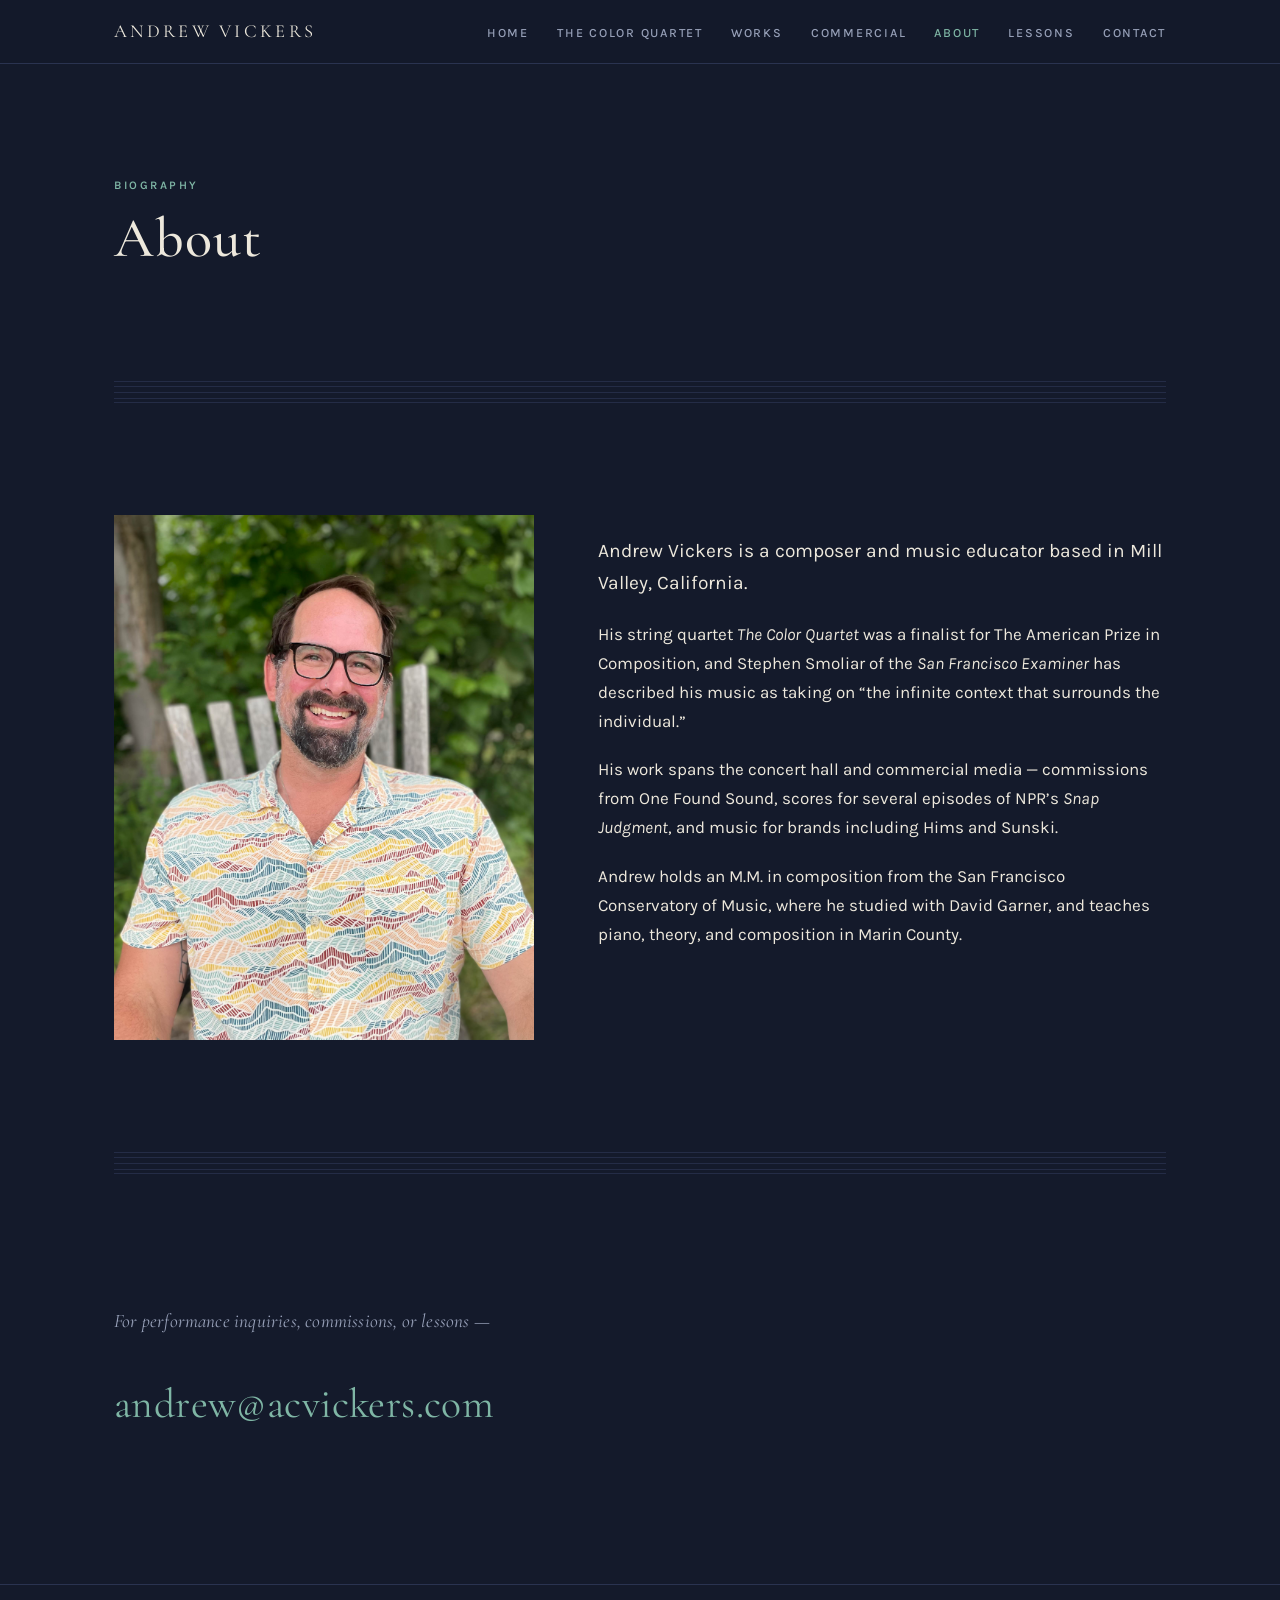
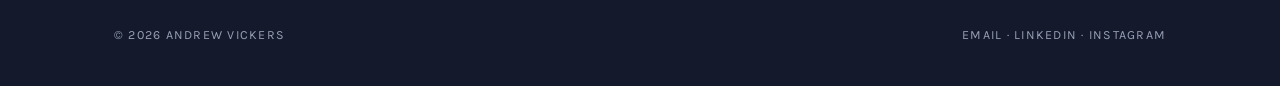
<file: about.html>
<!DOCTYPE html>
<html lang="en">
<head>
<meta charset="utf-8">
<meta name="viewport" content="width=device-width, initial-scale=1">
<title>About — Andrew Vickers, Composer</title>
<meta name="description" content="Biography of Andrew Vickers, composer and music educator based in Mill Valley, California.">
<meta property="og:title" content="About — Andrew Vickers">
<meta property="og:image" content="img/portrait.jpg">
<link rel="preconnect" href="https://fonts.googleapis.com">
<link rel="preconnect" href="https://fonts.gstatic.com" crossorigin>
<link href="https://fonts.googleapis.com/css2?family=Cormorant+Garamond:ital,wght@0,400;0,500;0,600;1,400&family=Karla:wght@400;500;600;700&display=swap" rel="stylesheet">
<link rel="stylesheet" href="styles.css">
</head>
<body>

<header class="site-header">
  <div class="wrap nav-inner">
    <a class="wordmark" href="index.html">Andrew Vickers</a>
    <nav aria-label="Main">
      <ul class="nav-links">
        <li><a href="index.html">Home</a></li>
        <li><a href="color-quartet.html">The Color Quartet</a></li>
        <li><a href="works.html">Works</a></li>
        <li><a href="commercial.html">Commercial</a></li>
        <li><a href="about.html" aria-current="page">About</a></li>
        <li><a href="lessons.html">Lessons</a></li>
        <li><a href="contact.html">Contact</a></li>
      </ul>
    </nav>
  </div>
</header>

<main>
  <section class="section">
    <div class="wrap">
      <p class="label">Biography</p>
      <h1 class="display-lg" style="margin-top:0.75rem;">About</h1>
    </div>
  </section>

  <div class="wrap"><div class="staff"></div></div>

  <section class="section">
    <div class="wrap split">
      <img class="portrait" src="img/portrait.jpg" alt="Portrait of Andrew Vickers">
      <div class="prose">
        <p class="lede">
          Andrew Vickers is a composer and music educator based in Mill Valley, California.
        </p>
        <p>
          His string quartet <em>The Color Quartet</em> was a finalist for The American Prize
          in Composition, and Stephen Smoliar of the <em>San Francisco Examiner</em> has
          described his music as taking on “the infinite context that surrounds the individual.”
        </p>
        <p>
          His work spans the concert hall and commercial media — commissions from
          One Found Sound, scores for several episodes of NPR’s <em>Snap Judgment</em>,
          and music for brands including Hims and Sunski.
        </p>
        <p>
          Andrew holds an M.M. in composition from the San Francisco Conservatory of Music,
          where he studied with David Garner, and teaches piano, theory, and composition
          in Marin County.
        </p>
      </div>
    </div>
  </section>

  <div class="wrap"><div class="staff"></div></div>

  <section class="section">
    <div class="wrap">
      <p class="tempo">For performance inquiries, commissions, or lessons —</p>
      <a class="contact-email" href="mailto:andrew@acvickers.com">andrew@acvickers.com</a>
    </div>
  </section>
</main>

<footer class="site-footer">
  <div class="wrap footer-inner">
    <span>© 2026 Andrew Vickers</span>
    <span>
      <a href="mailto:andrew@acvickers.com">Email</a> ·
      <a href="https://www.linkedin.com/" rel="noopener">LinkedIn</a> ·
      <a href="https://www.instagram.com/" rel="noopener">Instagram</a>
    </span>
  </div>
</footer>

</body>
</html>
</file>
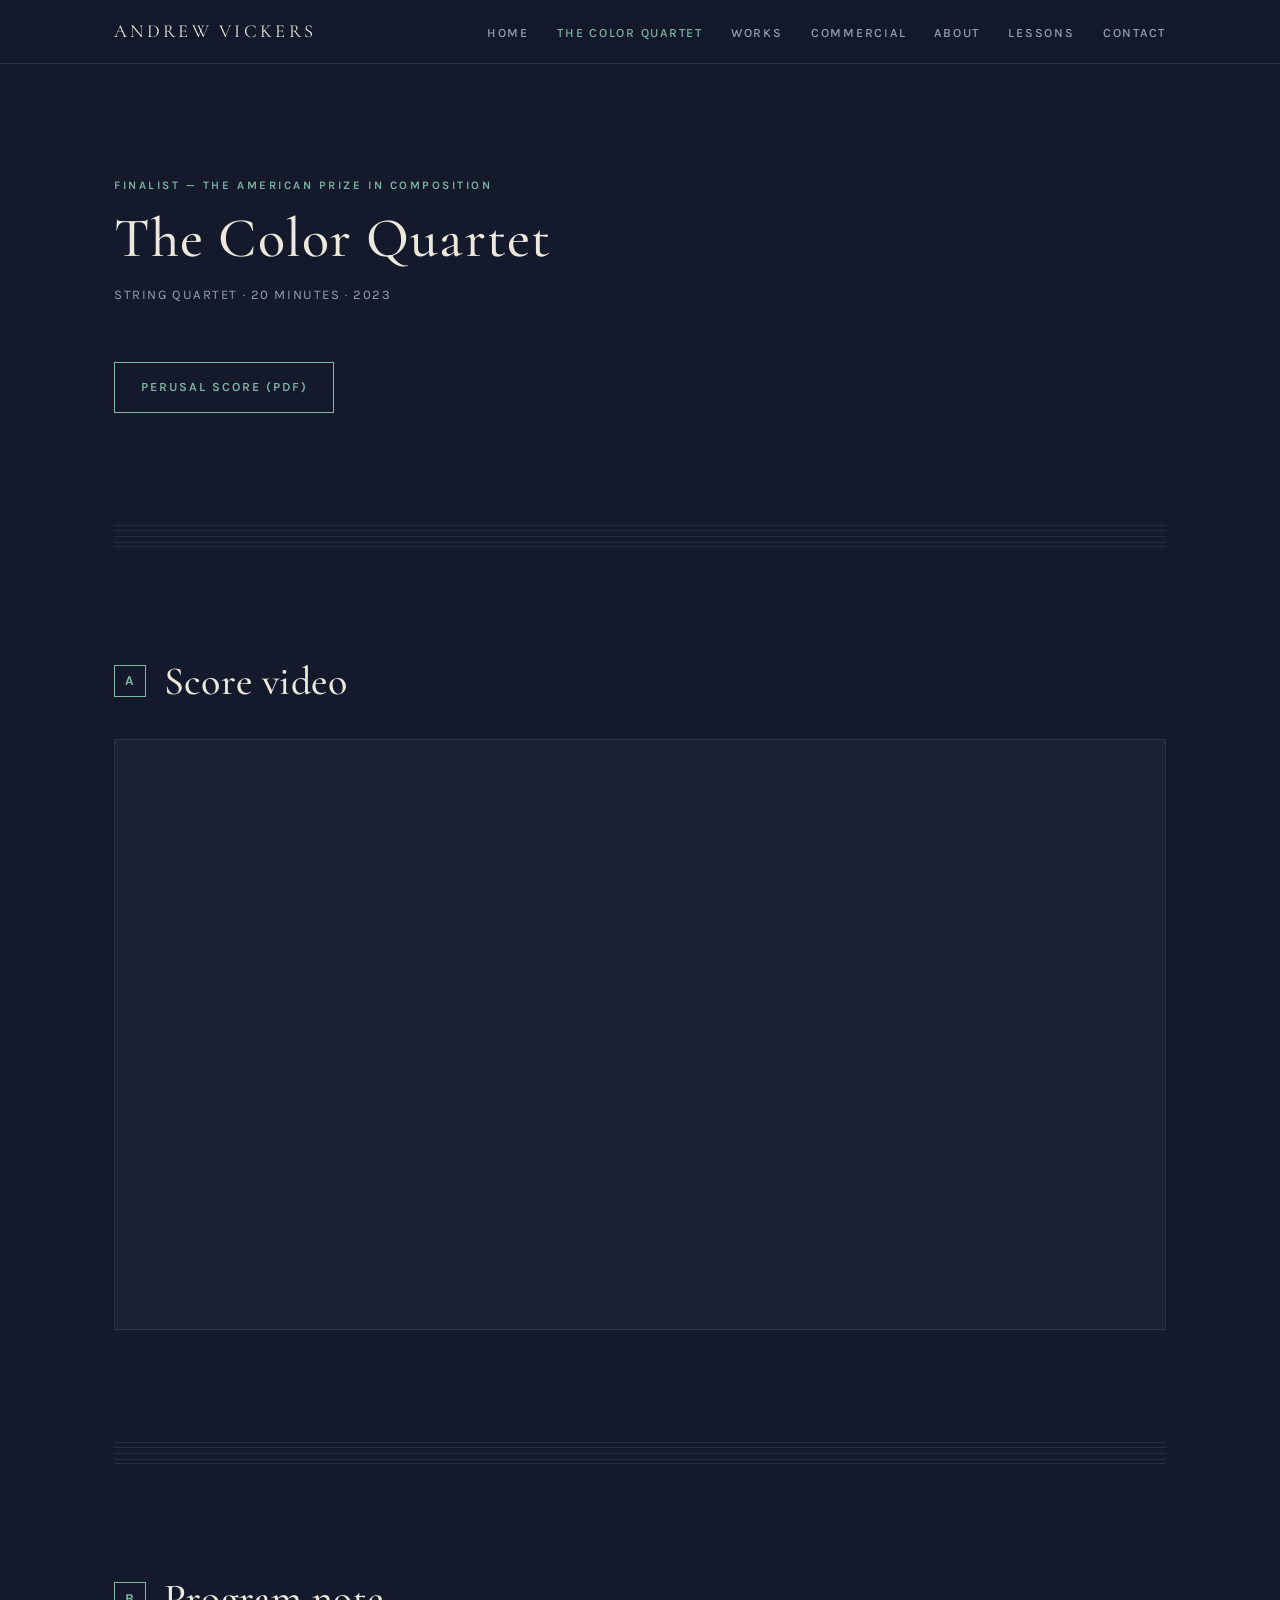
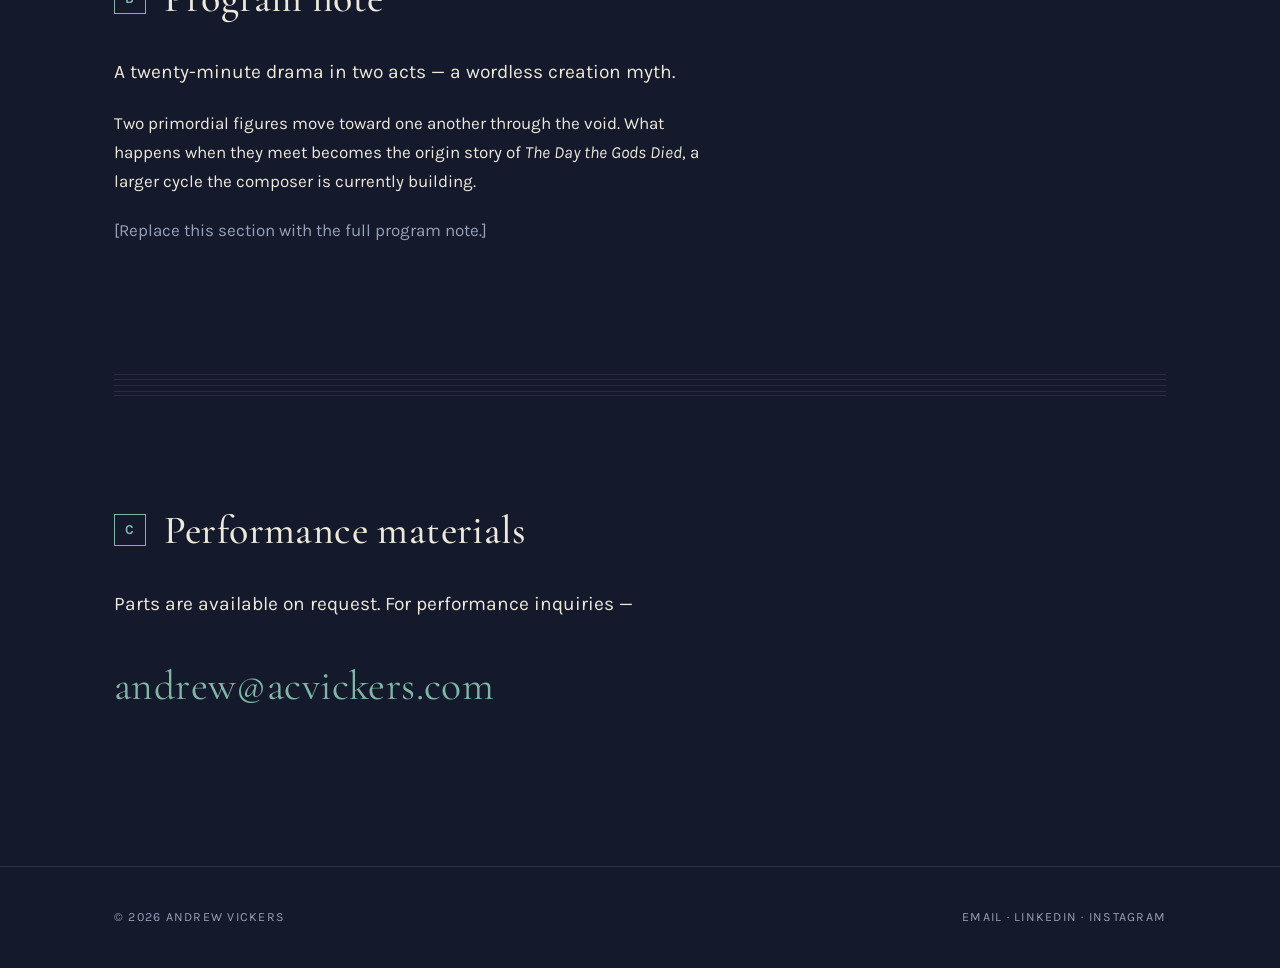
<file: color-quartet.html>
<!DOCTYPE html>
<html lang="en">
<head>
<meta charset="utf-8">
<meta name="viewport" content="width=device-width, initial-scale=1">
<title>The Color Quartet — Andrew Vickers</title>
<meta name="description" content="The Color Quartet for string quartet by Andrew Vickers. Finalist, The American Prize in Composition. Perusal score and program note.">
<meta property="og:title" content="The Color Quartet — Andrew Vickers">
<meta property="og:description" content="The Color Quartet for string quartet by Andrew Vickers. Finalist, The American Prize in Composition. Perusal score and program note.">
<meta property="og:image" content="img/piano.jpg">
<meta property="og:type" content="website">
<link rel="preconnect" href="https://fonts.googleapis.com">
<link rel="preconnect" href="https://fonts.gstatic.com" crossorigin>
<link href="https://fonts.googleapis.com/css2?family=Cormorant+Garamond:ital,wght@0,400;0,500;0,600;1,400&family=Karla:wght@400;500;600;700&display=swap" rel="stylesheet">
<link rel="stylesheet" href="styles.css">
</head>
<body>

<header class="site-header">
  <div class="wrap nav-inner">
    <a class="wordmark" href="index.html">Andrew Vickers</a>
    <nav aria-label="Main">
      <ul class="nav-links">
        <li><a href="index.html">Home</a></li>
        <li><a href="color-quartet.html" aria-current="page">The Color Quartet</a></li>
        <li><a href="works.html">Works</a></li>
        <li><a href="commercial.html">Commercial</a></li>
        <li><a href="about.html">About</a></li>
        <li><a href="lessons.html">Lessons</a></li>
        <li><a href="contact.html">Contact</a></li>
      </ul>
    </nav>
  </div>
</header>

<main>
  <section class="section">
    <div class="wrap">
      <p class="label">Finalist &mdash; The American Prize in Composition</p>
      <h1 class="display-lg" style="margin-top:0.75rem;">The Color Quartet</h1>
      <p class="spec">String quartet &middot; 20 minutes &middot; 2023</p>
      <a class="btn" href="scores/color-quartet-perusal.pdf">Perusal score (PDF)</a>
    </div>
  </section>

  <div class="wrap"><div class="staff"></div></div>

  <!-- ===== Score video =====
       Replace VIDEO_ID below with the YouTube ID of the score video.
       Example: https://www.youtube.com/watch?v=abc123  ->  abc123
  -->
  <section class="section">
    <div class="wrap">
      <div class="section-head">
        <span class="mark" aria-hidden="true">A</span>
        <h2 class="display-md">Score video</h2>
      </div>
      <div class="video-frame">
        <iframe src="https://www.youtube.com/embed/xkIHcMc6XEk"
                title="The Color Quartet &mdash; score video"
                allowfullscreen loading="lazy"></iframe>
      </div>
    </div>
  </section>

  <div class="wrap"><div class="staff"></div></div>

  <section class="section">
    <div class="wrap">
      <div class="section-head">
        <span class="mark" aria-hidden="true">B</span>
        <h2 class="display-md">Program note</h2>
      </div>
      <div class="prose">
        <p class="lede">A twenty-minute drama in two acts &mdash; a wordless creation myth.</p>
        <p>Two primordial figures move toward one another through the void. What happens
        when they meet becomes the origin story of <em>The Day the Gods Died</em>, a larger
        cycle the composer is currently building.</p>
        <p class="dim">[Replace this section with the full program note.]</p>
      </div>
    </div>
  </section>

  <div class="wrap"><div class="staff"></div></div>

  <section class="section">
    <div class="wrap">
      <div class="section-head">
        <span class="mark" aria-hidden="true">C</span>
        <h2 class="display-md">Performance materials</h2>
      </div>
      <p class="lede">Parts are available on request. For performance inquiries &mdash;</p>
      <a class="contact-email" href="mailto:andrew@acvickers.com">andrew@acvickers.com</a>
    </div>
  </section>
</main>

<footer class="site-footer">
  <div class="wrap footer-inner">
    <span>&copy; 2026 Andrew Vickers</span>
    <span>
      <a href="mailto:andrew@acvickers.com">Email</a> &middot;
      <a href="https://www.linkedin.com/" rel="noopener">LinkedIn</a> &middot;
      <a href="https://www.instagram.com/" rel="noopener">Instagram</a>
    </span>
  </div>
</footer>

</body>
</html>
</file>
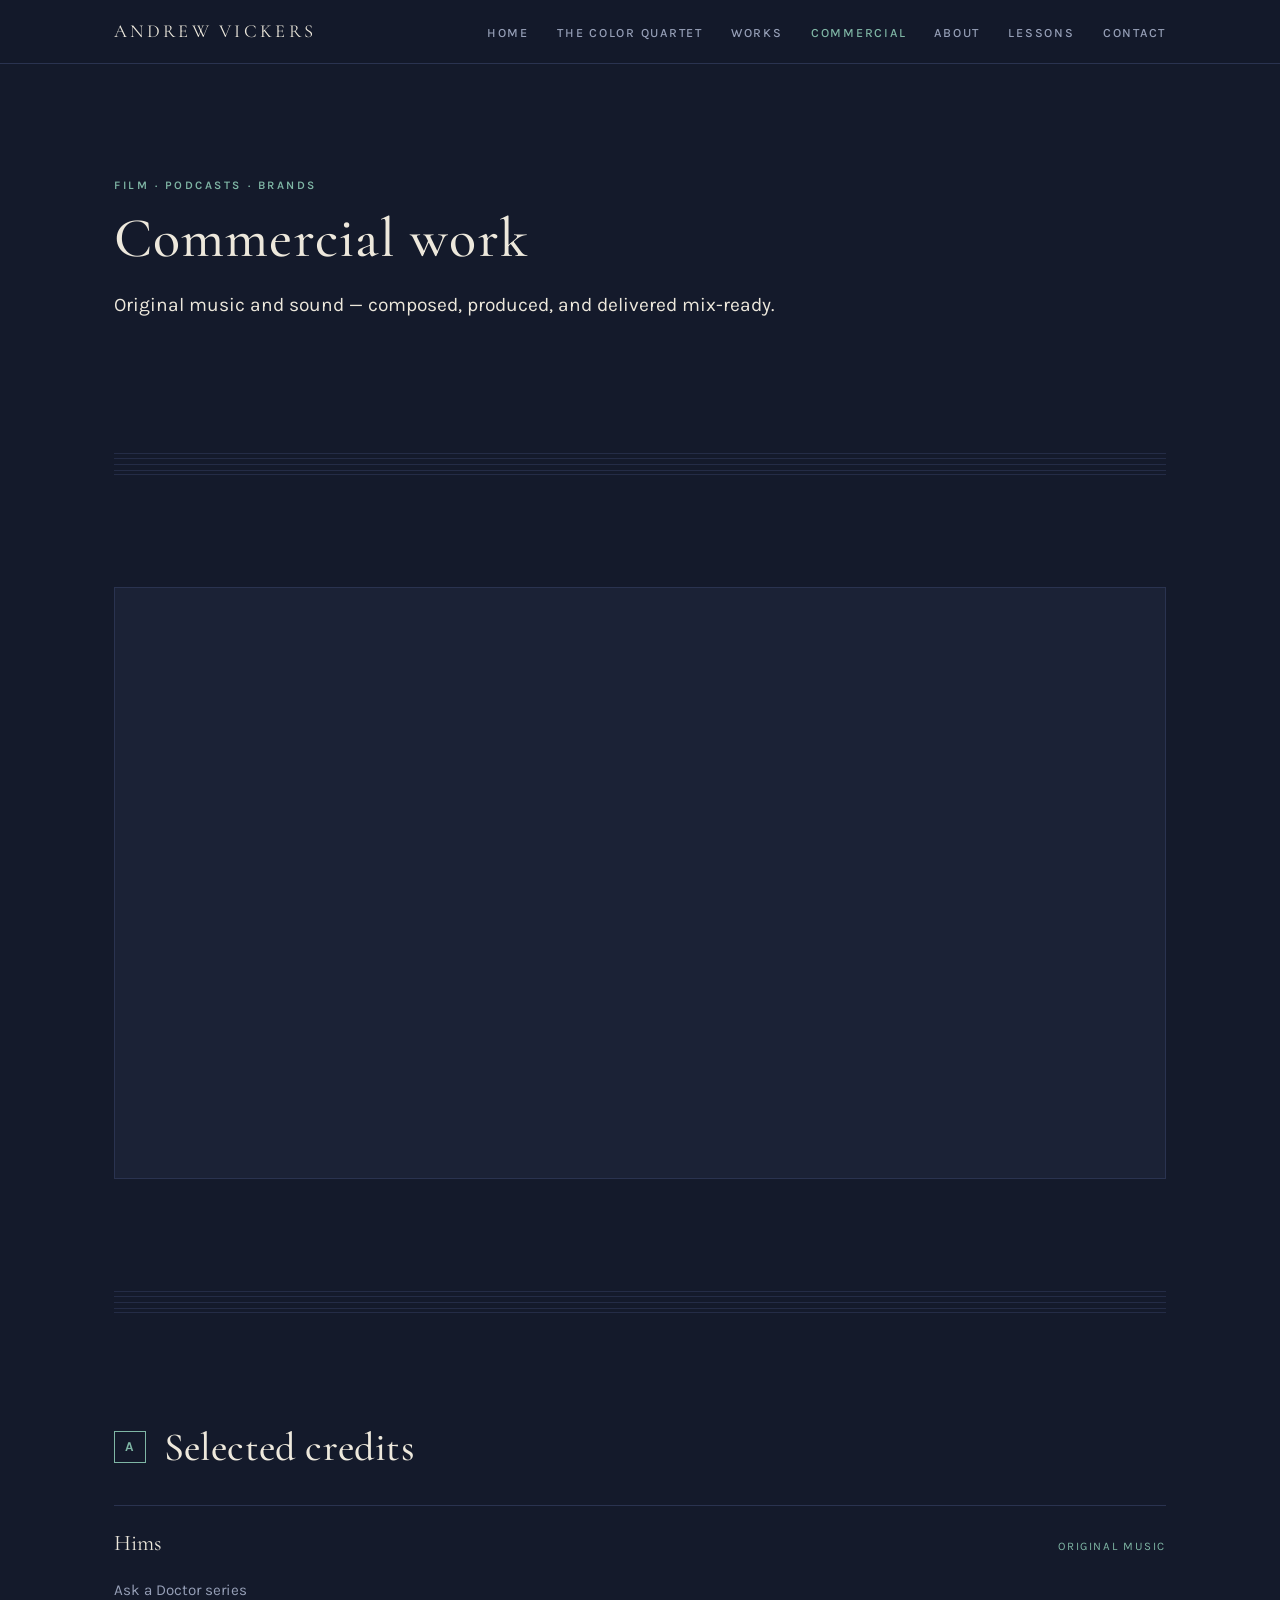
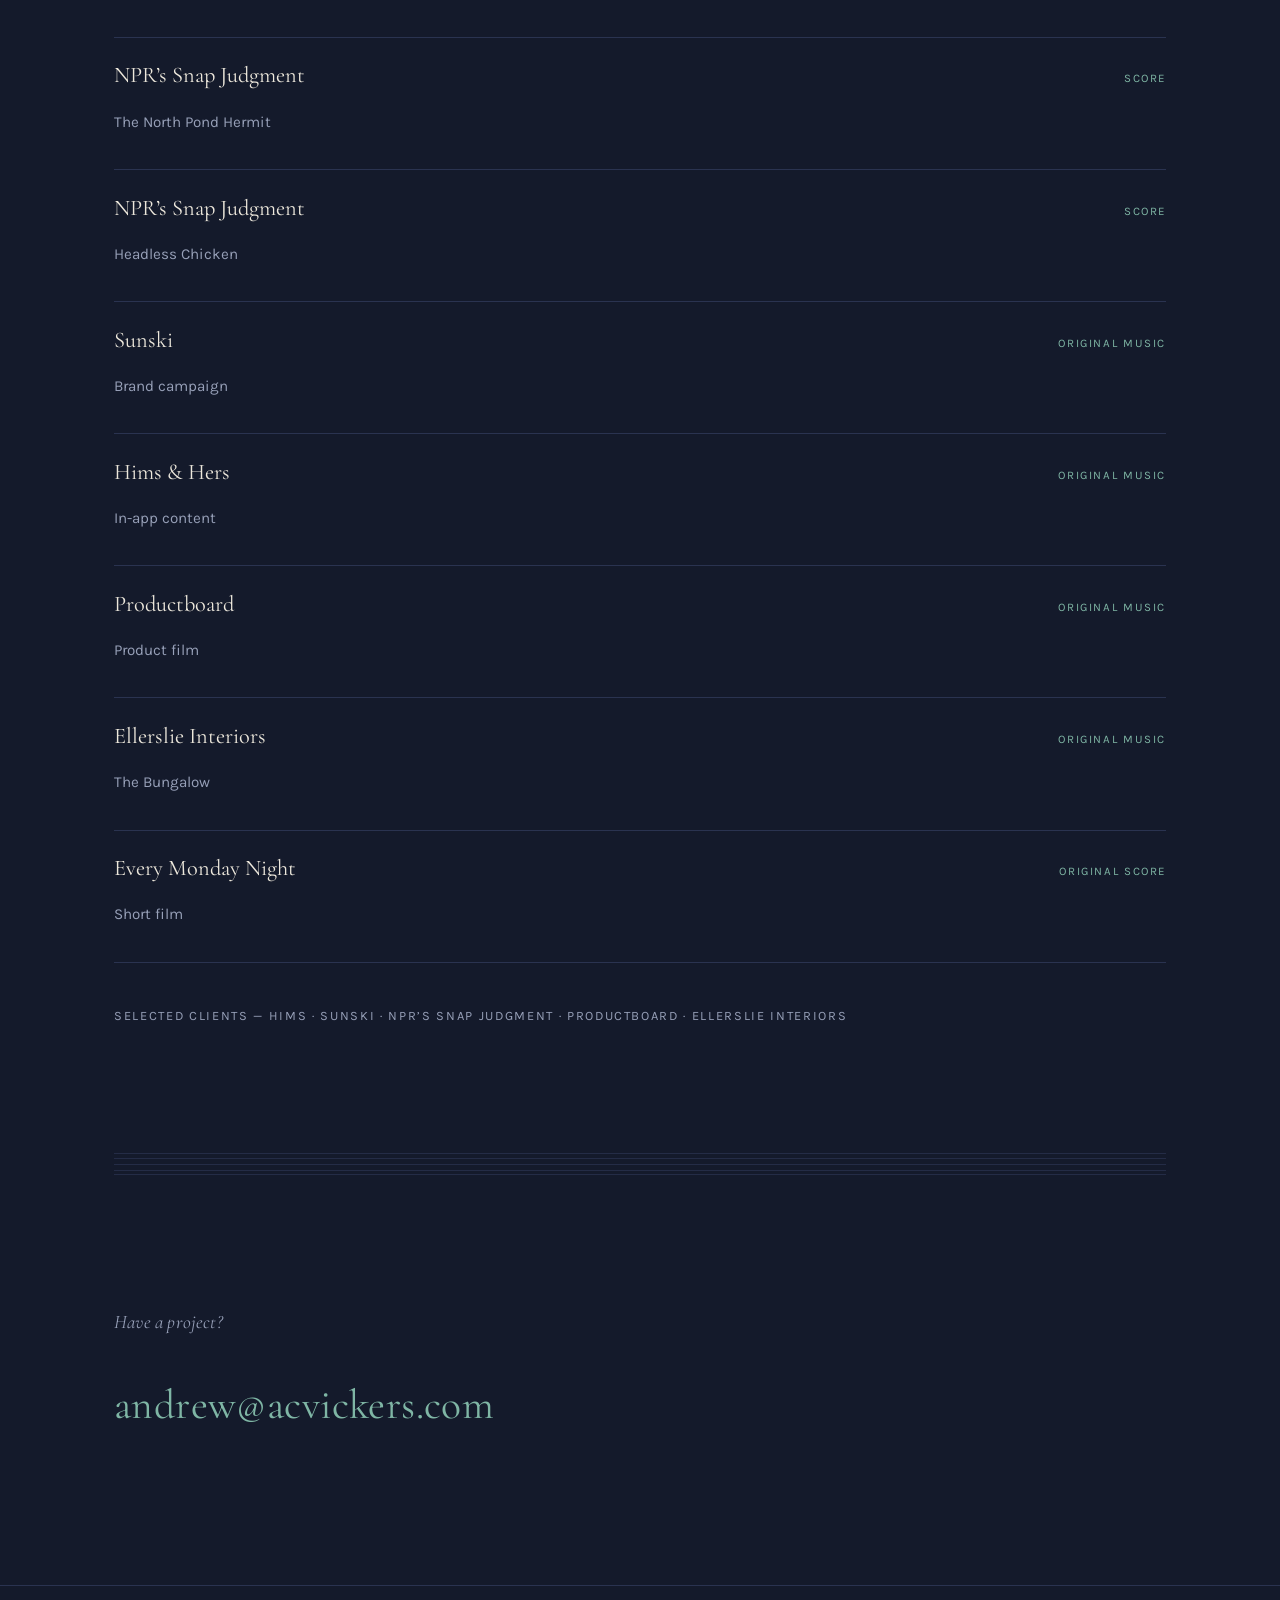
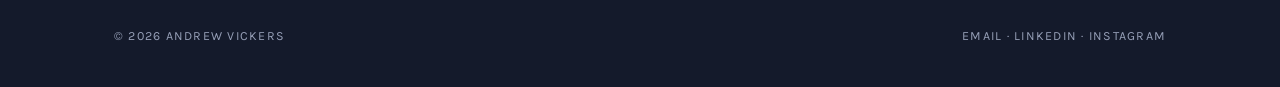
<file: commercial.html>
<!DOCTYPE html>
<html lang="en">
<head>
<meta charset="utf-8">
<meta name="viewport" content="width=device-width, initial-scale=1">
<title>Commercial Work — Andrew Vickers</title>
<meta name="description" content="Original music and sound for film, podcasts, and brands. Clients include Hims, Sunski, NPR's Snap Judgment, and Productboard.">
<meta property="og:title" content="Commercial Work — Andrew Vickers">
<meta property="og:description" content="Original music and sound for film, podcasts, and brands. Clients include Hims, Sunski, NPR's Snap Judgment, and Productboard.">
<meta property="og:image" content="img/piano.jpg">
<meta property="og:type" content="website">
<link rel="preconnect" href="https://fonts.googleapis.com">
<link rel="preconnect" href="https://fonts.gstatic.com" crossorigin>
<link href="https://fonts.googleapis.com/css2?family=Cormorant+Garamond:ital,wght@0,400;0,500;0,600;1,400&family=Karla:wght@400;500;600;700&display=swap" rel="stylesheet">
<link rel="stylesheet" href="styles.css">
</head>
<body>

<header class="site-header">
  <div class="wrap nav-inner">
    <a class="wordmark" href="index.html">Andrew Vickers</a>
    <nav aria-label="Main">
      <ul class="nav-links">
        <li><a href="index.html">Home</a></li>
        <li><a href="color-quartet.html">The Color Quartet</a></li>
        <li><a href="works.html">Works</a></li>
        <li><a href="commercial.html" aria-current="page">Commercial</a></li>
        <li><a href="about.html">About</a></li>
        <li><a href="lessons.html">Lessons</a></li>
        <li><a href="contact.html">Contact</a></li>
      </ul>
    </nav>
  </div>
</header>

<main>
  <section class="section">
    <div class="wrap">
      <p class="label">Film &middot; Podcasts &middot; Brands</p>
      <h1 class="display-lg" style="margin-top:0.75rem;">Commercial work</h1>
      <p class="lede" style="margin-top:1.25rem;">
        Original music and sound &mdash; composed, produced, and delivered mix-ready.
      </p>
    </div>
  </section>

  <div class="wrap"><div class="staff"></div></div>

  <!-- ===== Reel =====
       Replace VIDEO_ID with a YouTube or Vimeo ID for the featured spot or reel.
  -->
  <section class="section">
    <div class="wrap">
      <div class="video-frame">
        <iframe src="https://www.youtube.com/embed/xkIHcMc6XEk"
                title="Selected commercial work" allowfullscreen loading="lazy"></iframe>
      </div>
    </div>
  </section>

  <div class="wrap"><div class="staff"></div></div>

  <section class="section">
    <div class="wrap">
      <div class="section-head">
        <span class="mark" aria-hidden="true">A</span>
        <h2 class="display-md">Selected credits</h2>
      </div>
      <ul class="credits">
        <li class="credit">
          <div>
            <p class="credit-client">Hims</p>
            <p class="credit-project">Ask a Doctor series</p>
          </div>
          <span class="credit-role">Original music</span>
        </li>
        <li class="credit">
          <div>
            <p class="credit-client">NPR&rsquo;s Snap Judgment</p>
            <p class="credit-project">The North Pond Hermit</p>
          </div>
          <span class="credit-role">Score</span>
        </li>
        <li class="credit">
          <div>
            <p class="credit-client">NPR&rsquo;s Snap Judgment</p>
            <p class="credit-project">Headless Chicken</p>
          </div>
          <span class="credit-role">Score</span>
        </li>
        <li class="credit">
          <div>
            <p class="credit-client">Sunski</p>
            <p class="credit-project">Brand campaign</p>
          </div>
          <span class="credit-role">Original music</span>
        </li>
        <li class="credit">
          <div>
            <p class="credit-client">Hims &amp; Hers</p>
            <p class="credit-project">In-app content</p>
          </div>
          <span class="credit-role">Original music</span>
        </li>
        <li class="credit">
          <div>
            <p class="credit-client">Productboard</p>
            <p class="credit-project">Product film</p>
          </div>
          <span class="credit-role">Original music</span>
        </li>
        <li class="credit">
          <div>
            <p class="credit-client">Ellerslie Interiors</p>
            <p class="credit-project">The Bungalow</p>
          </div>
          <span class="credit-role">Original music</span>
        </li>
        <li class="credit">
          <div>
            <p class="credit-client">Every Monday Night</p>
            <p class="credit-project">Short film</p>
          </div>
          <span class="credit-role">Original score</span>
        </li>
      </ul>
      <p class="client-line">
        Selected clients &mdash; Hims &middot; Sunski &middot; NPR&rsquo;s Snap Judgment
        &middot; Productboard &middot; Ellerslie Interiors
      </p>
    </div>
  </section>

  <div class="wrap"><div class="staff"></div></div>

  <section class="section">
    <div class="wrap">
      <p class="tempo">Have a project?</p>
      <a class="contact-email" href="mailto:andrew@acvickers.com">andrew@acvickers.com</a>
    </div>
  </section>
</main>

<footer class="site-footer">
  <div class="wrap footer-inner">
    <span>&copy; 2026 Andrew Vickers</span>
    <span>
      <a href="mailto:andrew@acvickers.com">Email</a> &middot;
      <a href="https://www.linkedin.com/" rel="noopener">LinkedIn</a> &middot;
      <a href="https://www.instagram.com/" rel="noopener">Instagram</a>
    </span>
  </div>
</footer>

</body>
</html>
</file>
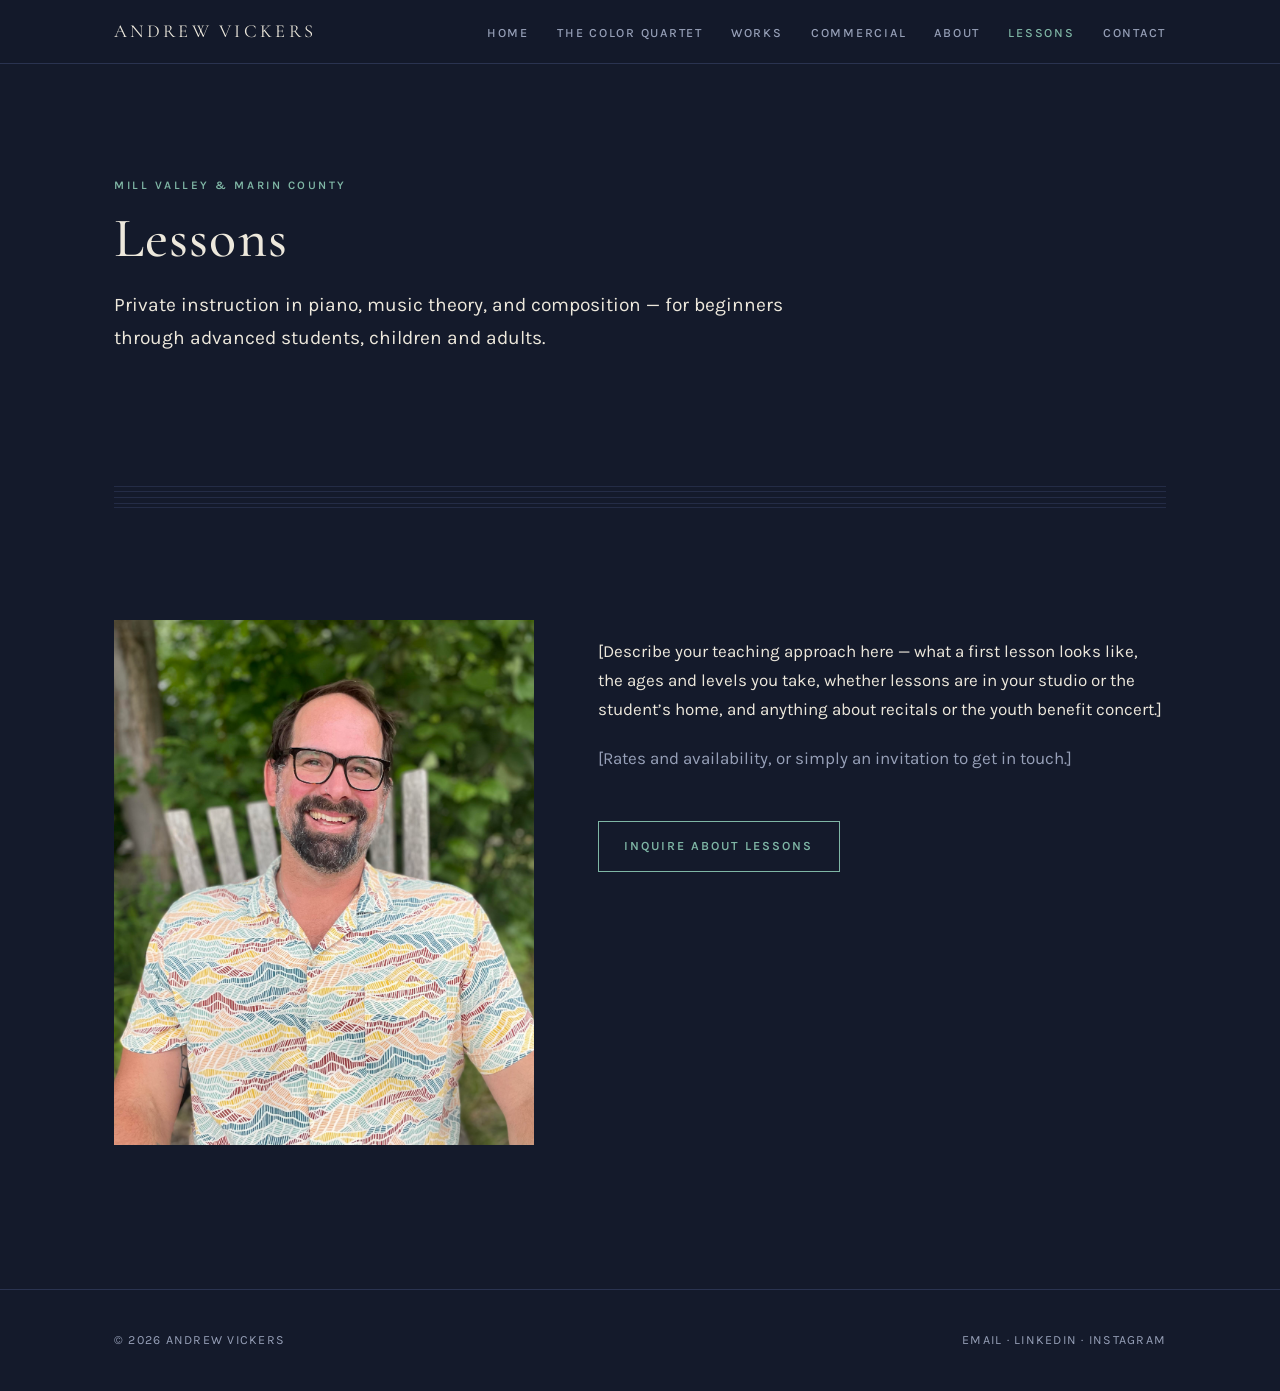
<file: lessons.html>
<!DOCTYPE html>
<html lang="en">
<head>
<meta charset="utf-8">
<meta name="viewport" content="width=device-width, initial-scale=1">
<title>Lessons — Andrew Vickers | Piano, Theory & Composition in Marin County</title>
<meta name="description" content="Private piano, music theory, and composition lessons in Mill Valley and Marin County, California.">
<meta property="og:title" content="Lessons — Andrew Vickers | Piano, Theory & Composition in Marin County">
<meta property="og:description" content="Private piano, music theory, and composition lessons in Mill Valley and Marin County, California.">
<meta property="og:image" content="img/portrait.jpg">
<meta property="og:type" content="website">
<link rel="preconnect" href="https://fonts.googleapis.com">
<link rel="preconnect" href="https://fonts.gstatic.com" crossorigin>
<link href="https://fonts.googleapis.com/css2?family=Cormorant+Garamond:ital,wght@0,400;0,500;0,600;1,400&family=Karla:wght@400;500;600;700&display=swap" rel="stylesheet">
<link rel="stylesheet" href="styles.css">
</head>
<body>

<header class="site-header">
  <div class="wrap nav-inner">
    <a class="wordmark" href="index.html">Andrew Vickers</a>
    <nav aria-label="Main">
      <ul class="nav-links">
        <li><a href="index.html">Home</a></li>
        <li><a href="color-quartet.html">The Color Quartet</a></li>
        <li><a href="works.html">Works</a></li>
        <li><a href="commercial.html">Commercial</a></li>
        <li><a href="about.html">About</a></li>
        <li><a href="lessons.html" aria-current="page">Lessons</a></li>
        <li><a href="contact.html">Contact</a></li>
      </ul>
    </nav>
  </div>
</header>

<main>
  <section class="section">
    <div class="wrap">
      <p class="label">Mill Valley &amp; Marin County</p>
      <h1 class="display-lg" style="margin-top:0.75rem;">Lessons</h1>
      <p class="lede" style="margin-top:1.25rem;">
        Private instruction in piano, music theory, and composition &mdash; for beginners
        through advanced students, children and adults.
      </p>
    </div>
  </section>

  <div class="wrap"><div class="staff"></div></div>

  <section class="section">
    <div class="wrap split">
      <img class="portrait" src="img/portrait.jpg" alt="Andrew Vickers">
      <div class="prose">
        <p>[Describe your teaching approach here &mdash; what a first lesson looks like,
        the ages and levels you take, whether lessons are in your studio or the student&rsquo;s
        home, and anything about recitals or the youth benefit concert.]</p>
        <p class="dim">[Rates and availability, or simply an invitation to get in touch.]</p>
        <a class="btn" href="mailto:andrew@acvickers.com">Inquire about lessons</a>
      </div>
    </div>
  </section>
</main>

<footer class="site-footer">
  <div class="wrap footer-inner">
    <span>&copy; 2026 Andrew Vickers</span>
    <span>
      <a href="mailto:andrew@acvickers.com">Email</a> &middot;
      <a href="https://www.linkedin.com/" rel="noopener">LinkedIn</a> &middot;
      <a href="https://www.instagram.com/" rel="noopener">Instagram</a>
    </span>
  </div>
</footer>

</body>
</html>
</file>
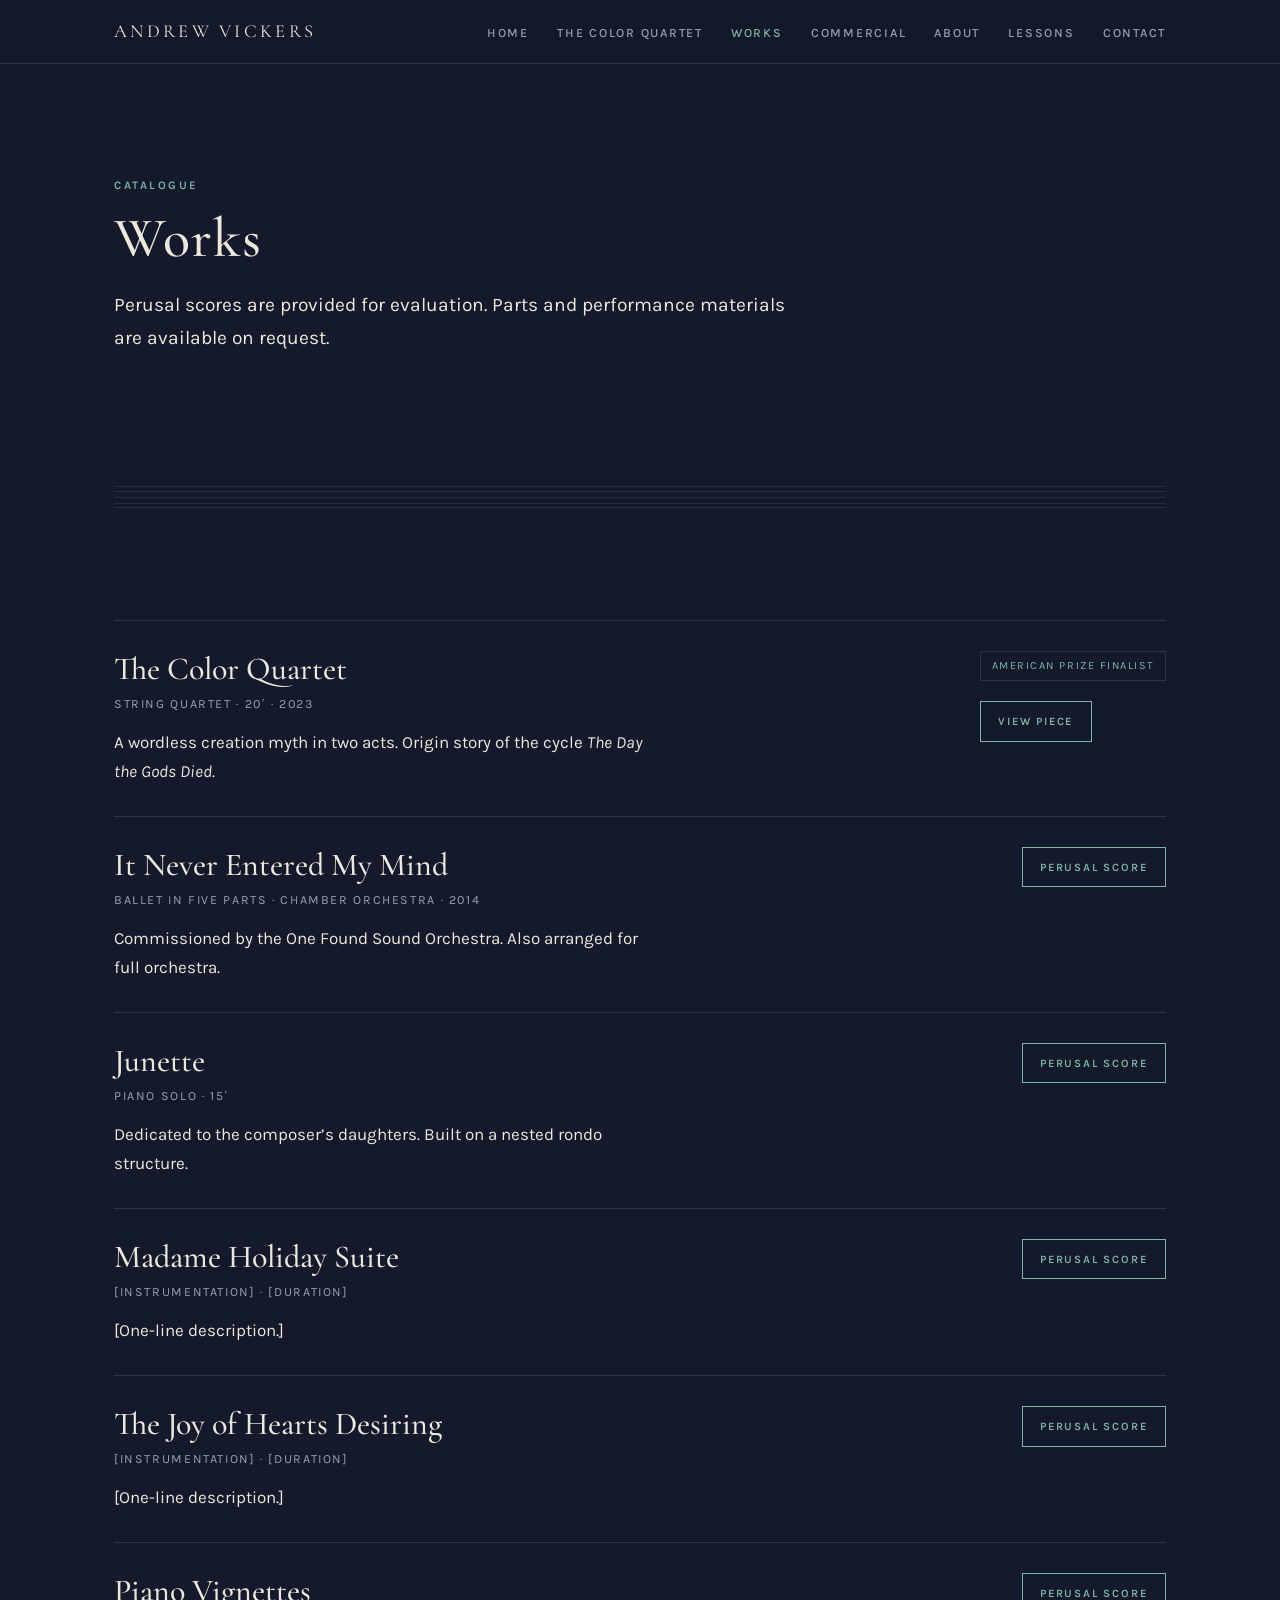
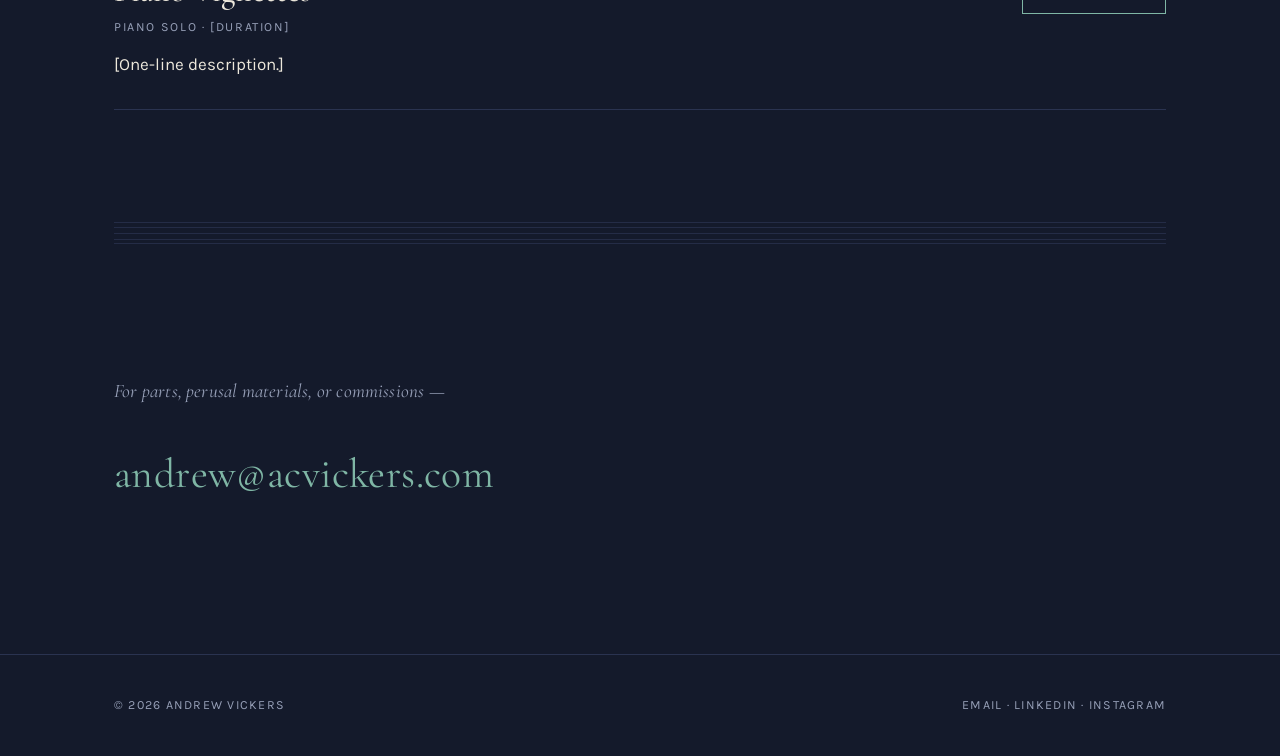
<file: works.html>
<!DOCTYPE html>
<html lang="en">
<head>
<meta charset="utf-8">
<meta name="viewport" content="width=device-width, initial-scale=1">
<title>Works — Andrew Vickers, Composer</title>
<meta name="description" content="Catalogue of concert works by composer Andrew Vickers, with perusal scores and recordings.">
<meta property="og:title" content="Works — Andrew Vickers, Composer">
<meta property="og:description" content="Catalogue of concert works by composer Andrew Vickers, with perusal scores and recordings.">
<meta property="og:image" content="img/piano.jpg">
<meta property="og:type" content="website">
<link rel="preconnect" href="https://fonts.googleapis.com">
<link rel="preconnect" href="https://fonts.gstatic.com" crossorigin>
<link href="https://fonts.googleapis.com/css2?family=Cormorant+Garamond:ital,wght@0,400;0,500;0,600;1,400&family=Karla:wght@400;500;600;700&display=swap" rel="stylesheet">
<link rel="stylesheet" href="styles.css">
</head>
<body>

<header class="site-header">
  <div class="wrap nav-inner">
    <a class="wordmark" href="index.html">Andrew Vickers</a>
    <nav aria-label="Main">
      <ul class="nav-links">
        <li><a href="index.html">Home</a></li>
        <li><a href="color-quartet.html">The Color Quartet</a></li>
        <li><a href="works.html" aria-current="page">Works</a></li>
        <li><a href="commercial.html">Commercial</a></li>
        <li><a href="about.html">About</a></li>
        <li><a href="lessons.html">Lessons</a></li>
        <li><a href="contact.html">Contact</a></li>
      </ul>
    </nav>
  </div>
</header>

<main>
  <section class="section">
    <div class="wrap">
      <p class="label">Catalogue</p>
      <h1 class="display-lg" style="margin-top:0.75rem;">Works</h1>
      <p class="lede" style="margin-top:1.25rem;">
        Perusal scores are provided for evaluation. Parts and performance materials
        are available on request.
      </p>
    </div>
  </section>

  <div class="wrap"><div class="staff"></div></div>

  <section class="section">
    <div class="wrap">
      <ul class="works-list">
        <li class="work">
          <div>
            <h3 class="work-title"><a href="color-quartet.html">The Color Quartet</a></h3>
            <p class="work-spec">String quartet &middot; 20&prime; &middot; 2023</p>
            <p class="work-note">A wordless creation myth in two acts. Origin story of the cycle <em>The Day the Gods Died</em>.</p>
          </div>
          <div class="work-actions"><span class="badge">American Prize Finalist</span><a class="btn btn-sm" href="color-quartet.html">View piece</a></div>
        </li>
        <li class="work">
          <div>
            <h3 class="work-title">It Never Entered My Mind</h3>
            <p class="work-spec">Ballet in five parts &middot; Chamber orchestra &middot; 2014</p>
            <p class="work-note">Commissioned by the One Found Sound Orchestra. Also arranged for full orchestra.</p>
          </div>
          <div class="work-actions"><a class="btn btn-sm" href="scores/it-never-entered-my-mind-perusal.pdf">Perusal score</a></div>
        </li>
        <li class="work">
          <div>
            <h3 class="work-title">Junette</h3>
            <p class="work-spec">Piano solo &middot; 15&prime;</p>
            <p class="work-note">Dedicated to the composer&rsquo;s daughters. Built on a nested rondo structure.</p>
          </div>
          <div class="work-actions"><a class="btn btn-sm" href="scores/junette-perusal.pdf">Perusal score</a></div>
        </li>
        <li class="work">
          <div>
            <h3 class="work-title">Madame Holiday Suite</h3>
            <p class="work-spec">[Instrumentation] &middot; [Duration]</p>
            <p class="work-note">[One-line description.]</p>
          </div>
          <div class="work-actions"><a class="btn btn-sm" href="scores/madame-holiday-perusal.pdf">Perusal score</a></div>
        </li>
        <li class="work">
          <div>
            <h3 class="work-title">The Joy of Hearts Desiring</h3>
            <p class="work-spec">[Instrumentation] &middot; [Duration]</p>
            <p class="work-note">[One-line description.]</p>
          </div>
          <div class="work-actions"><a class="btn btn-sm" href="scores/joy-of-hearts-desiring-perusal.pdf">Perusal score</a></div>
        </li>
        <li class="work">
          <div>
            <h3 class="work-title">Piano Vignettes</h3>
            <p class="work-spec">Piano solo &middot; [Duration]</p>
            <p class="work-note">[One-line description.]</p>
          </div>
          <div class="work-actions"><a class="btn btn-sm" href="scores/piano-vignettes-perusal.pdf">Perusal score</a></div>
        </li>
      </ul>
    </div>
  </section>

  <div class="wrap"><div class="staff"></div></div>

  <section class="section">
    <div class="wrap">
      <p class="tempo">For parts, perusal materials, or commissions &mdash;</p>
      <a class="contact-email" href="mailto:andrew@acvickers.com">andrew@acvickers.com</a>
    </div>
  </section>
</main>

<footer class="site-footer">
  <div class="wrap footer-inner">
    <span>&copy; 2026 Andrew Vickers</span>
    <span>
      <a href="mailto:andrew@acvickers.com">Email</a> &middot;
      <a href="https://www.linkedin.com/" rel="noopener">LinkedIn</a> &middot;
      <a href="https://www.instagram.com/" rel="noopener">Instagram</a>
    </span>
  </div>
</footer>

</body>
</html>
</file>
<file: styles.css>
/* ============================================
   Andrew Vickers — acvickers.com
   Palette: score ink, manuscript paper, verdigris
   ============================================ */

:root {
  --ink:        #141A2B;   /* ground — deep score-ink indigo */
  --ink-panel:  #1B2236;   /* raised panels */
  --paper:      #EDE8DC;   /* warm manuscript paper — primary text */
  --paper-dim:  #97A0B8;   /* secondary text */
  --verdigris:  #7FB6A5;   /* accent — aged brass patina */
  --rule:       #2A3350;   /* hairlines, staff lines */

  --display: "Cormorant Garamond", Georgia, serif;
  --body:    "Karla", system-ui, sans-serif;

  --measure: 62ch;
  --gutter: clamp(1.5rem, 5vw, 5rem);
}

*, *::before, *::after { box-sizing: border-box; }

html { scroll-behavior: smooth; }
@media (prefers-reduced-motion: reduce) {
  html { scroll-behavior: auto; }
  * { animation: none !important; transition: none !important; }
}

body {
  margin: 0;
  background: var(--ink);
  color: var(--paper);
  font-family: var(--body);
  font-size: 1.0625rem;
  line-height: 1.7;
  -webkit-font-smoothing: antialiased;
}

img { max-width: 100%; display: block; }

a { color: var(--verdigris); text-decoration: none; }
a:hover { text-decoration: underline; text-underline-offset: 4px; }
a:focus-visible,
button:focus-visible { outline: 2px solid var(--verdigris); outline-offset: 3px; }

/* ---------- Type scale ---------- */

h1, h2, h3 { font-family: var(--display); font-weight: 500; line-height: 1.1; margin: 0; }

.display-xl {
  font-size: clamp(3rem, 9vw, 6.5rem);
  letter-spacing: 0.06em;
  text-transform: uppercase;
  font-weight: 400;
}

.display-lg { font-size: clamp(2.25rem, 5vw, 3.5rem); letter-spacing: 0.02em; }
.display-md { font-size: clamp(1.75rem, 3.4vw, 2.5rem); letter-spacing: 0.01em; }

/* utility label — small caps, tracked out, like score markings */
.label {
  font-family: var(--body);
  font-size: 0.72rem;
  font-weight: 600;
  letter-spacing: 0.22em;
  text-transform: uppercase;
  color: var(--verdigris);
  margin: 0;
}

.label-dim { color: var(--paper-dim); }

/* tempo marking — italic, like Italian directions in a score */
.tempo {
  font-family: var(--display);
  font-style: italic;
  font-size: 1.2rem;
  color: var(--paper-dim);
  letter-spacing: 0.01em;
}

.lede { font-size: 1.2rem; color: var(--paper); max-width: var(--measure); }
.dim  { color: var(--paper-dim); }

/* ---------- Layout ---------- */

.wrap {
  width: 100%;
  max-width: 1180px;
  margin-inline: auto;
  padding-inline: var(--gutter);
}

.section { padding-block: clamp(3.5rem, 9vw, 7rem); }

/* five-line staff used as a section divider */
.staff {
  height: 22px;
  border-top: 1px solid var(--rule);
  border-bottom: 1px solid var(--rule);
  background-image: linear-gradient(
    to bottom,
    transparent 0, transparent 4px,
    var(--rule) 4px, var(--rule) 5px,
    transparent 5px, transparent 10px,
    var(--rule) 10px, var(--rule) 11px,
    transparent 11px, transparent 16px,
    var(--rule) 16px, var(--rule) 17px,
    transparent 17px
  );
  opacity: 0.75;
}

/* ---------- Rehearsal mark ---------- */

.mark {
  display: inline-flex;
  align-items: center;
  justify-content: center;
  width: 2rem;
  height: 2rem;
  border: 1px solid var(--verdigris);
  color: var(--verdigris);
  font-family: var(--body);
  font-weight: 700;
  font-size: 0.85rem;
  letter-spacing: 0.04em;
  flex: none;
}

.section-head {
  display: flex;
  align-items: center;
  gap: 1.1rem;
  margin-bottom: 2.25rem;
}

/* ---------- Header / nav ---------- */

.site-header {
  border-bottom: 1px solid var(--rule);
  position: sticky;
  top: 0;
  z-index: 20;
  background: rgba(20, 26, 43, 0.94);
  backdrop-filter: blur(8px);
}

.nav-inner {
  display: flex;
  align-items: center;
  justify-content: space-between;
  gap: 1.5rem;
  padding-block: 1rem;
  flex-wrap: wrap;
}

.wordmark {
  font-family: var(--display);
  font-size: 1.15rem;
  letter-spacing: 0.18em;
  text-transform: uppercase;
  color: var(--paper);
}
.wordmark:hover { text-decoration: none; color: var(--verdigris); }

.nav-links {
  display: flex;
  gap: clamp(0.9rem, 2.2vw, 1.9rem);
  list-style: none;
  margin: 0;
  padding: 0;
  flex-wrap: wrap;
}

.nav-links a {
  color: var(--paper-dim);
  font-size: 0.78rem;
  letter-spacing: 0.14em;
  text-transform: uppercase;
  font-weight: 500;
}
.nav-links a:hover { color: var(--paper); text-decoration: none; }
.nav-links a[aria-current="page"] { color: var(--verdigris); }

/* ---------- Hero ---------- */

.hero { padding-block: clamp(3rem, 8vw, 6rem); }

.hero-grid {
  display: grid;
  grid-template-columns: 1.05fr 0.95fr;
  gap: clamp(2rem, 5vw, 4.5rem);
  align-items: center;
}

.hero-credential {
  margin: 1.75rem 0 0;
  padding-top: 1.5rem;
  border-top: 1px solid var(--rule);
  font-size: 0.95rem;
  color: var(--paper-dim);
  max-width: 34ch;
}
.hero-credential strong { color: var(--paper); font-weight: 600; }

.hero-photo {
  width: 100%;
  aspect-ratio: 4 / 5;
  object-fit: cover;
  filter: saturate(0.92);
}

/* ---------- Buttons ---------- */

.btn {
  display: inline-block;
  margin-top: 2rem;
  padding: 0.85rem 1.6rem;
  border: 1px solid var(--verdigris);
  color: var(--verdigris);
  font-size: 0.78rem;
  font-weight: 600;
  letter-spacing: 0.16em;
  text-transform: uppercase;
  transition: background-color 0.2s ease, color 0.2s ease;
}
.btn:hover {
  background: var(--verdigris);
  color: var(--ink);
  text-decoration: none;
}
.btn-sm { margin-top: 0; padding: 0.6rem 1.1rem; font-size: 0.7rem; }

/* ---------- Pull quote ---------- */

.quote-block { max-width: 46rem; margin-inline: auto; text-align: center; }

.quote {
  font-family: var(--display);
  font-size: clamp(1.4rem, 2.9vw, 2.15rem);
  line-height: 1.42;
  font-style: italic;
  color: var(--paper);
  margin: 0;
}

.attrib {
  margin-top: 1.75rem;
  font-size: 0.8rem;
  letter-spacing: 0.14em;
  text-transform: uppercase;
  color: var(--paper-dim);
}

/* ---------- Featured work ---------- */

.feature-grid {
  display: grid;
  grid-template-columns: 1fr 1fr;
  gap: clamp(2rem, 5vw, 4rem);
  align-items: center;
}

.video-frame {
  position: relative;
  aspect-ratio: 16 / 9;
  background: var(--ink-panel);
  border: 1px solid var(--rule);
}
.video-frame iframe { position: absolute; inset: 0; width: 100%; height: 100%; border: 0; }

.spec {
  font-size: 0.82rem;
  letter-spacing: 0.12em;
  text-transform: uppercase;
  color: var(--paper-dim);
  margin: 0.9rem 0 1.5rem;
}

/* ---------- Works list ---------- */

.works-list { list-style: none; margin: 0; padding: 0; }

.work {
  display: grid;
  grid-template-columns: 1fr auto;
  gap: 1rem 2rem;
  align-items: start;
  padding-block: 1.9rem;
  border-top: 1px solid var(--rule);
}
.work:last-child { border-bottom: 1px solid var(--rule); }

.work-title {
  font-family: var(--display);
  font-size: clamp(1.5rem, 2.6vw, 2rem);
  line-height: 1.15;
  margin: 0 0 0.4rem;
}
.work-title a { color: var(--paper); }
.work-title a:hover { color: var(--verdigris); text-decoration: none; }

.work-spec {
  font-size: 0.78rem;
  letter-spacing: 0.13em;
  text-transform: uppercase;
  color: var(--paper-dim);
  margin: 0 0 0.75rem;
}

.work-note { margin: 0; max-width: 54ch; color: var(--paper); }

.work-actions { display: flex; flex-direction: column; gap: 0.6rem; align-items: flex-start; }

.badge {
  display: inline-block;
  font-size: 0.68rem;
  letter-spacing: 0.14em;
  text-transform: uppercase;
  color: var(--verdigris);
  border: 1px solid var(--rule);
  padding: 0.3rem 0.7rem;
  margin-bottom: 0.65rem;
}

audio { width: 100%; max-width: 22rem; margin-top: 0.9rem; }

/* ---------- Two-column prose ---------- */

.split {
  display: grid;
  grid-template-columns: 0.85fr 1.15fr;
  gap: clamp(2rem, 5vw, 4rem);
  align-items: start;
}

.portrait { aspect-ratio: 4/5; object-fit: cover; }

.prose p { max-width: var(--measure); }
.prose p + p { margin-top: 1.25rem; }

/* ---------- Credit grid (commercial) ---------- */

.credits { list-style: none; margin: 0; padding: 0; }

.credit {
  display: grid;
  grid-template-columns: 1fr auto;
  gap: 0.5rem 2rem;
  align-items: baseline;
  padding-block: 1.15rem;
  border-top: 1px solid var(--rule);
}
.credit:last-child { border-bottom: 1px solid var(--rule); }

.credit-client {
  font-family: var(--display);
  font-size: 1.4rem;
  margin: 0;
}
.credit-project { color: var(--paper-dim); font-size: 0.95rem; }
.credit-role {
  font-size: 0.72rem;
  letter-spacing: 0.14em;
  text-transform: uppercase;
  color: var(--verdigris);
  white-space: nowrap;
}

.client-line {
  margin-top: 2.5rem;
  font-size: 0.8rem;
  letter-spacing: 0.13em;
  text-transform: uppercase;
  color: var(--paper-dim);
  line-height: 2;
}

/* ---------- Contact ---------- */

.contact-email {
  font-family: var(--display);
  font-size: clamp(1.6rem, 4vw, 2.6rem);
  letter-spacing: 0.01em;
  display: inline-block;
  margin-top: 0.75rem;
}

.socials { display: flex; gap: 1.5rem; margin-top: 2rem; list-style: none; padding: 0; }
.socials a {
  font-size: 0.75rem;
  letter-spacing: 0.14em;
  text-transform: uppercase;
  color: var(--paper-dim);
}
.socials a:hover { color: var(--verdigris); text-decoration: none; }

/* ---------- Footer ---------- */

.site-footer {
  border-top: 1px solid var(--rule);
  padding-block: 2.5rem;
  margin-top: 2rem;
}

.footer-inner {
  display: flex;
  justify-content: space-between;
  gap: 1.5rem;
  flex-wrap: wrap;
  align-items: center;
  font-size: 0.78rem;
  letter-spacing: 0.1em;
  text-transform: uppercase;
  color: var(--paper-dim);
}
.footer-inner a { color: var(--paper-dim); }
.footer-inner a:hover { color: var(--verdigris); text-decoration: none; }

/* ---------- Responsive ---------- */

@media (max-width: 860px) {
  .hero-grid,
  .feature-grid,
  .split { grid-template-columns: 1fr; }

  .hero-photo { aspect-ratio: 3 / 2; }
  .portrait { aspect-ratio: 3/2; }

  .work,
  .credit { grid-template-columns: 1fr; }

  .work-actions { flex-direction: row; flex-wrap: wrap; align-items: center; }

  .nav-inner { justify-content: flex-start; }
}

/* ---------- Engraved title plate ---------- */

.title-plate {
  border: 1px solid var(--rule);
  background: var(--ink-panel);
  padding: clamp(2rem, 5vw, 3.5rem) 1.5rem;
  text-align: center;
  display: flex;
  flex-direction: column;
  justify-content: center;
  gap: 1.1rem;
  aspect-ratio: 4 / 3;
}

.title-plate .plate-title {
  font-family: var(--display);
  font-size: clamp(1.9rem, 4.2vw, 3rem);
  text-transform: uppercase;
  letter-spacing: 0.09em;
  line-height: 1.15;
  margin: 0;
}

.title-plate .plate-sub {
  font-family: var(--display);
  font-style: italic;
  font-size: 1.05rem;
  color: var(--paper-dim);
  margin: 0;
}

.title-plate .plate-rule {
  width: 3.5rem;
  height: 1px;
  background: var(--verdigris);
  margin: 0.35rem auto;
}

.title-plate .plate-composer {
  font-size: 0.74rem;
  letter-spacing: 0.2em;
  text-transform: uppercase;
  color: var(--paper-dim);
  margin: 0;
}
</file>
